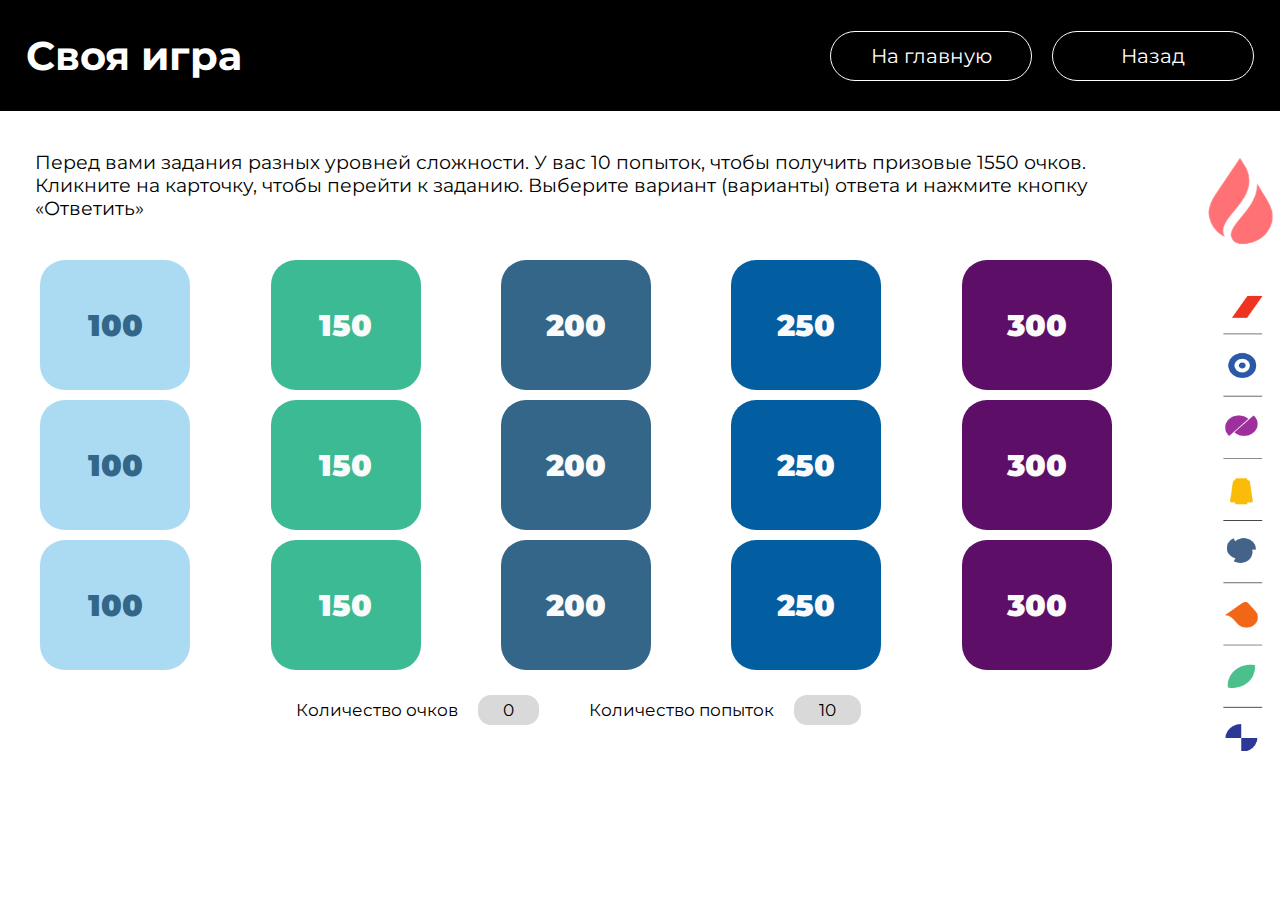
<file: index.html>
<!DOCTYPE html>
<html lang="en">
<head>
    <meta charset="UTF-8">
    <meta name="viewport" content="width=device-width, initial-scale=1.0">
    <link rel="stylesheet" href="./styles/style.css">
    <script src="./script/main.js" defer></script>
    <script src="./script/create-elements.js" defer></script>
    <script src="./script/allQuestions.js" defer></script>
    <title>Своя игра</title>
</head>
<body>

    <header>
        <div class="header_wrap">
            <div class="header-title">
                <h1>Своя игра</h1>
            </div>
            <div class="header_links">
                <a href="#">На главную</a>
                <a href="#">Назад</a>
            </div>
        </div>
    </header>

    <div class="main_wrap">
        <div class="question_wrap">
            <div class="text_wrap">
                <p class="welcome_text">Перед вами задания разных уровней сложности. У вас 10 попыток, чтобы получить призовые 1550 очков. Кликните на карточку, чтобы перейти к заданию. Выберите вариант (варианты) ответа и нажмите кнопку «Ответить»</p>
            </div>
            <div class="buttons_box">
                <div class="very_easy_questions">
                    <div class="question id0">
                        <button>100</button>
                    </div>
                    <div class="question id1">
                        <button>100</button>
                    </div>
                    <div class="question id2">
                        <button>100</button>
                    </div>
                </div>
                <div class="easy_questions">
                    <div class="question id3">
                        <button>150</button>
                    </div>
                    <div class="question id4">
                        <button>150</button>
                    </div>
                    <div class="question id5">
                        <button>150</button>
                    </div>
                </div>
                <div class="middle_questions">
                    <div class="question id6">
                        <button>200</button>
                    </div>
                    <div class="question id7">
                        <button>200</button>
                    </div>
                    <div class="question id8">
                        <button>200</button>
                    </div>
                </div>
                <div class="middle_hard_questions">
                    <div class="question id9">
                        <button>250</button>
                    </div>
                    <div class="question id10">
                        <button>250</button>
                    </div>
                    <div class="question id11">
                        <button>250</button>
                    </div>
                </div>
                <div class="hard_questions">
                    <div class="question id12">
                        <button>300</button>
                    </div>
                    <div class="question id13">
                        <button>300</button>
                    </div>
                    <div class="question id14">
                        <button>300</button>
                    </div>
                </div>
            </div>
            <div class="score_wrap">
                <div class="count_point">
                    <p>Количество очков</p>
                    <p class="points" id="score">0</p>
                </div>
                <div class="count_try">
                    <p>Количество попыток</p>
                    <p class="tryes" id="lives">10</p>
                </div>
                <input type="button" id="button_results" class="button_results btn_closed" value="Смотреть результаты">
                    
                </input>
            </div>
        </div>
        <div class="logo_wrap">
            <img src="content/logo_of_profi.png" alt="logo">
        </div>
    </div>

    <div id="popup_window" class="popup closed"> 

        <div class="popup_main" id="popup_main">
            <div class="popup_content" id="popup_content">
                <div class="header_popup">
                    <div class="popup_result">
                        <p class="result_theme">Полное название темы</p>
                        <p class="result_theme_short">Краткое название темы</p>
                    </div>
                    <div id="popup_close" class="header_popup_close">
                        <img src="./content/close.svg" alt="header_popup">
                    </div>
                </div>
                <div class="questions_result">
                    <div class="questions_result_all">
                        <div>
                            Количество тестовых (оцениваемых) заданий:
                        </div>
                        <div id="result_count_questions">
                            30
                        </div>
                    </div>
                    <div class="questions_result_correct">
                        <div>
                            Ваш результат:
                        </div>
                        <div id="result_users_correct_answered">
                            30
                        </div>
                    </div>
                    <div class="questions_result_stats">
                        <div class="result_correct_wrong">
                            <div class="result_corrects">
                                <div>
                                    Количество правильных ответов:
                                </div>
                                <div id="result_corrects_num">
                                    30
                                </div>
                            </div>
                            <div class="result_wrong">
                                <div>
                                    Количество неправильных ответов:
                                </div>
                                <div id="result_wrongs_num">
                                    30
                                </div>
                            </div>
                        </div>
                        <div class="result_diagram" style="--pCorr:30;--pUnCorr:20;--b:10px;--c:rgb(0, 114, 192);;"></div>
                        <div class="result_corrects">
                            <div>
                                Количество вопросов без ответа:
                            </div>
                            <div id="result_corrects_num">
                                30
                            </div>
                        </div>
                    </div>
                </div>
            </div>
        </div>

    </div>
</body>
</html>
</file>
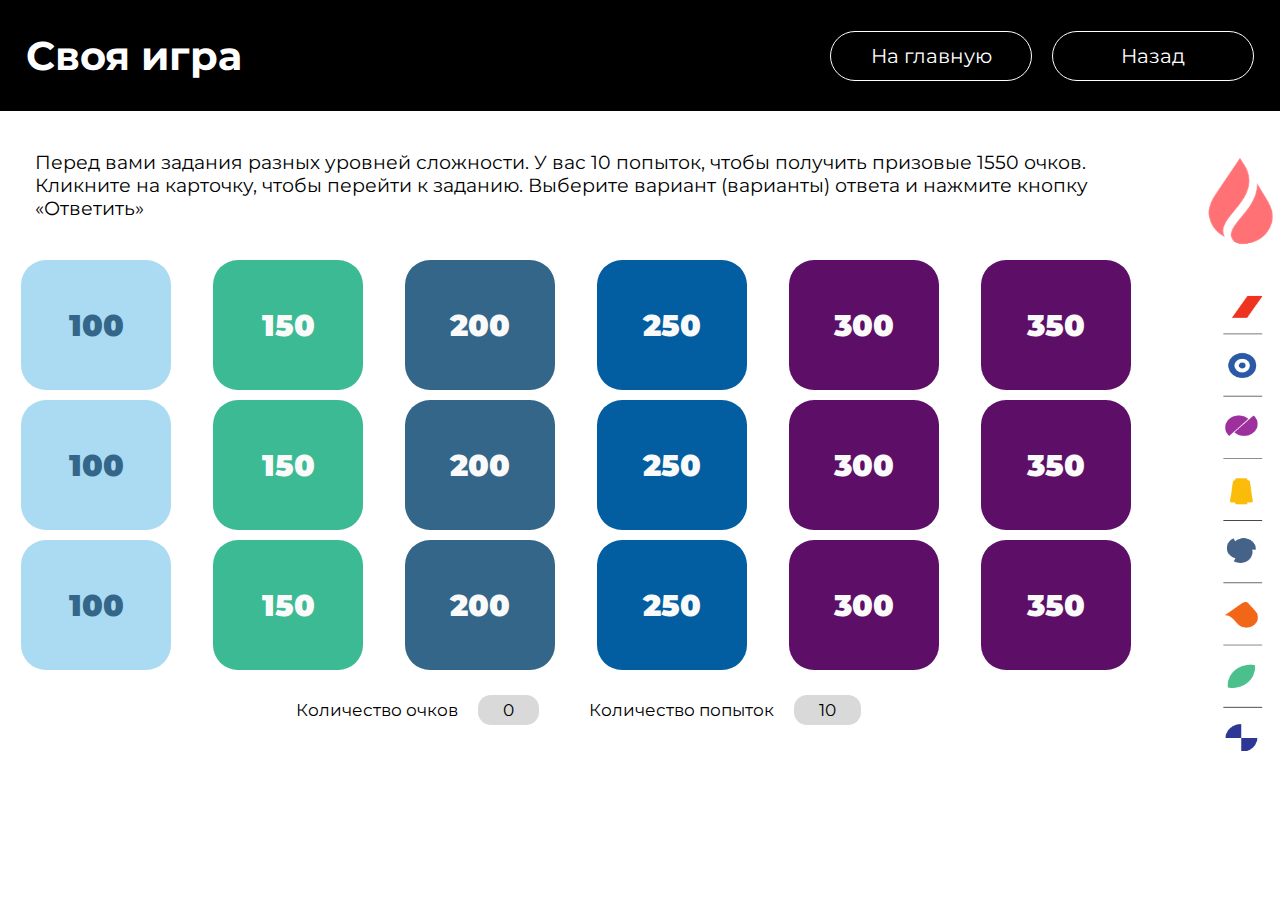
<file: quiz.html>
<!DOCTYPE html>
<html lang="en">
<head>
    <meta charset="UTF-8">
    <meta name="viewport" content="width=device-width, initial-scale=1.0">
    <link rel="stylesheet" href="./styles/style.css">
    <script src="./script/main.js" defer></script>
    <script src="./script/create-elements.js" defer></script>
    <title>Своя игра</title>
</head>
<body>

    <header>
        <div class="header_wrap">
            <div class="header-title">
                <h1>Своя игра</h1>
            </div>
            <div class="header_links">
                <a href="#">На главную</a>
                <a href="#">Назад</a>
            </div>
        </div>
    </header>

    <div class="main_wrap">
        <div class="question_wrap">
            <div class="text_wrap">
                <p class="welcome_text">Перед вами задания разных уровней сложности. У вас 10 попыток, чтобы получить призовые 1550 очков. Кликните на карточку, чтобы перейти к заданию. Выберите вариант (варианты) ответа и нажмите кнопку «Ответить»</p>
            </div>
            <div class="buttons_box">
                <div class="very_easy_questions">
                    <div class="question id0">
                        <button>100</button>
                    </div>
                    <div class="question id1">
                        <button>100</button>
                    </div>
                    <div class="question id2">
                        <button>100</button>
                    </div>
                </div>
                <div class="easy_questions">
                    <div class="question id3">
                        <button>150</button>
                    </div>
                    <div class="question id4">
                        <button>150</button>
                    </div>
                    <div class="question id5">
                        <button>150</button>
                    </div>
                </div>
                <div class="middle_questions">
                    <div class="question id6">
                        <button>200</button>
                    </div>
                    <div class="question id7">
                        <button>200</button>
                    </div>
                    <div class="question id8">
                        <button>200</button>
                    </div>
                </div>
                <div class="middle_hard_questions">
                    <div class="question id9">
                        <button>250</button>
                    </div>
                    <div class="question id10">
                        <button>250</button>
                    </div>
                    <div class="question id11">
                        <button>250</button>
                    </div>
                </div>
                <div class="hard_questions">
                    <div class="question id12">
                        <button>300</button>
                    </div>
                    <div class="question id13">
                        <button>300</button>
                    </div>
                    <div class="question id14">
                        <button>300</button>
                    </div>
                </div>
                <div class="hard_questions">
                    <div class="question id15">
                        <button>350</button>
                    </div>
                    <div class="question id16">
                        <button>350</button>
                    </div>
                    <div class="question id17">
                        <button>350</button>
                    </div>
                </div>
            </div>
            <div class="score_wrap">
                <div class="count_point">
                    <p>Количество очков</p>
                    <p class="points" id="score">0</p>
                </div>
                <div class="count_try">
                    <p>Количество попыток</p>
                    <p class="tryes" id="lives">10</p>
                </div>
            </div>
        </div>
        <div class="logo_wrap">
            <img src="content/logo_of_profi.png" alt="logo">
        </div>
    </div>

    <div id="popup_window" class="popup closed"> 

        <div class="popup_main" id="popup_main">
            <div class="popup_content" id="popup_content">

                <div class="header_popup">
                    <div class="popup_question">
                        <p id="question_text">Определите элементы насадочной колонны.</p>
                    </div>
                </div>


                


            </div>
        </div>

    </div>
    <script>


        
        
        



    </script>
</body>
</html>
</file>
<file: styles/style.css>
@import url('./style-popup.css');
@import url('https://fonts.googleapis.com/css2?family=Montserrat:wght@100;200;300;400;500;600;700;800;900&display=swap');

*{
    margin: 0;
    padding: 0;
    font-family: 'Montserrat' , sans-serif;
}

body {
    margin: 0;
    padding: 0;
    overflow-x: hidden;
}

header {
    color: white;
    background-color: black;
}

header h1 {
    font-size: 48px;
}

.header_wrap {
    display: flex;
    justify-content: space-between;
    align-items: center;
    height: 4vh;
    padding: 2vw;
}

.header_links {
    display: flex;
}

.header_links a {
    font-size: 1vw;
    text-decoration: none;
    text-align: center;
    color: white;
    padding: 2vh 4vh;
    border: solid 0.13vw;
    border-radius: 2vw;
    width: 10vw;
    margin-left: 2vw;
    transition: all 0.15s;
}

.header_links a:hover {
    transition: all 0.3s;
    background-color: white;
    color: black;
}

.main_wrap {
    display: flex;
}

.text_wrap {
    padding-top: 50px;
    margin-bottom: 50px;
    margin-left: 70px;
}

.welcome_text{
    font-size: 2.3vh;
}

.question_wrap {
    width: 90%;
}

.buttons_box {
    display: flex;
    justify-content: space-around;
}

.question_wrap button {
    font-size: 60px;
    font-weight: 900;
    padding: 50px;
    margin-bottom: 20px;
    border-radius: 25px;
    border: 0px;
    cursor: pointer;
    transition: all 0.3s;
    width: 210px;
    height: 170px;

    position: relative;
}

.very_easy_questions button{
    background-color: rgb(171, 219, 243);
    color: rgb(51, 102, 136);
}

.very_easy_questions button:hover{
    box-shadow: 0px 0px 23px 11px rgba(171, 219, 243, 0.55);
    transition: all 0.3s;
}

.easy_questions button{
    background-color: rgb(60, 186, 148);
    color: rgb(250, 250, 250);
}

.easy_questions button:hover{
    box-shadow: 0px 0px 23px 11px rgba(60, 186, 148, 0.35);
    transition: all 0.3s;
}

.middle_questions button{
    background-color: rgb(51, 102, 136);
    color: rgb(250, 250, 250);
}

.middle_questions button:hover{
    box-shadow: 0px 0px 23px 11px rgba(51, 102, 136, 0.35);
    transition: all 0.3s;
}

.middle_hard_questions button{
    background-color: rgb(2, 94, 161);
    color: rgb(250, 250, 250);
}

.middle_hard_questions button:hover{
    box-shadow: 0px 0px 23px 11px rgba(2, 94, 161, 0.35);
    transition: all 0.3s;
}

.hard_questions button{
    background-color: rgb(93, 15, 104);
    color: rgb(250, 250, 250);
}

.hard_questions button:hover{
    box-shadow: 0px 0px 23px 11px rgba(143, 3, 236, 0.35);
    transition: all 0.3s;
}

.logo_wrap {
    margin-left: auto;
}

.logo_wrap img{
    padding-top: 25px;
    height: 800px;
    width: 100px;
}

.score_wrap {
    display: flex;
    margin-left: 150px;
    margin-top: 20px;
    margin-bottom: 20px;
    justify-content: center;
}

.score_wrap div{
    display: flex;
    margin-right: 40px;
    align-items: center;
}
.score_wrap p{
    font-size: 1.3vw;
    margin-right: 40px;
}

.points, .tryes {
    background-color: rgb(217, 217, 217);
    padding: 5px;
    padding-left: 35px;
    padding-right: 35px;
    border-radius: 15px;
}

.state_marker {
    position: absolute;
    
    top: -5px;
    right: 5px;
}

.state_marker img {
    width: 50px;
    
    background-color: white;
    border-radius: 100%;
}

.button_results{
    color: white;
    background-color: rgb(0, 114, 192);
    padding: .8vw;
    border-radius: .8vw;
    border: none;
    font-size: 1.1vw;
    cursor: pointer;
    transition: all 0.3s;
}
.button_results:hover{
    box-shadow: 0px 0px 23px 11px rgba(51, 102, 136, 0.35);
    transition: all 0.3s;
}

.btn_closed{
    display: none;
}

@media (width <= 1280px) {
    header h1 {
        font-size: 40px;
    }

    .header_links a {
        font-size: 20px;
        padding: 12px;
        padding-left: 25px;
        padding-right: 25px;
        width: 150px;
        margin-left: 20px;
    }

    .header_wrap {
        height: 60px;
    }
    
    .question_wrap button {
        font-size: 30px;
        padding: 10px;
        margin-bottom: 10px;
        width: 150px;
        height: 130px;
    }

    .text_wrap {
        padding-top: 40px;
        margin-bottom: 40px;
        margin-left: 35px;
    }
    
    .welcome_text{
        font-size: 2.1vh;
    }

    .logo_wrap img{
        padding-top: 40px;
        height: 600px;
        width: 75px;
    }
    
    .score_wrap {
        margin-left: 55px;
        margin-top: 15px;
        margin-bottom: 20px;
    }
    
    .score_wrap div{
        margin-right: 30px;
    }
    .score_wrap p{
        font-size: 1.3vw;
        margin-right: 20px;
    }
    
    .points, .tryes {
        padding-left: 25px;
        padding-right: 25px;
        border-radius: 13px;
    }

    .state_marker {
        
        top: 3px;
    }
    
    .state_marker img {
        width: 35px;
    }
}

@media (width <= 1000px) {
    .header_wrap {
        height: 35px;
    }
    
    .question_wrap button {
        font-size: 25px;
        width: 120px;
        height: 130px;
    }

    .text_wrap {
        padding-top: 60px;
        margin-bottom: 100px;
        margin-left: 35px;
    }

    .welcome_text {
        font-size: 2vh;
    }

    .logo_wrap img{
        padding-top: 45px;
        height: 950px;
        width: 100px;
    }

    .score_wrap {
        padding-top: 50px;
        font-size: 1.3vw;
    }

    .state_marker {
        top: 5px;
        left: 4px;
    }
    
    .state_marker img {
        width: 30px;
    }
}
</file>
